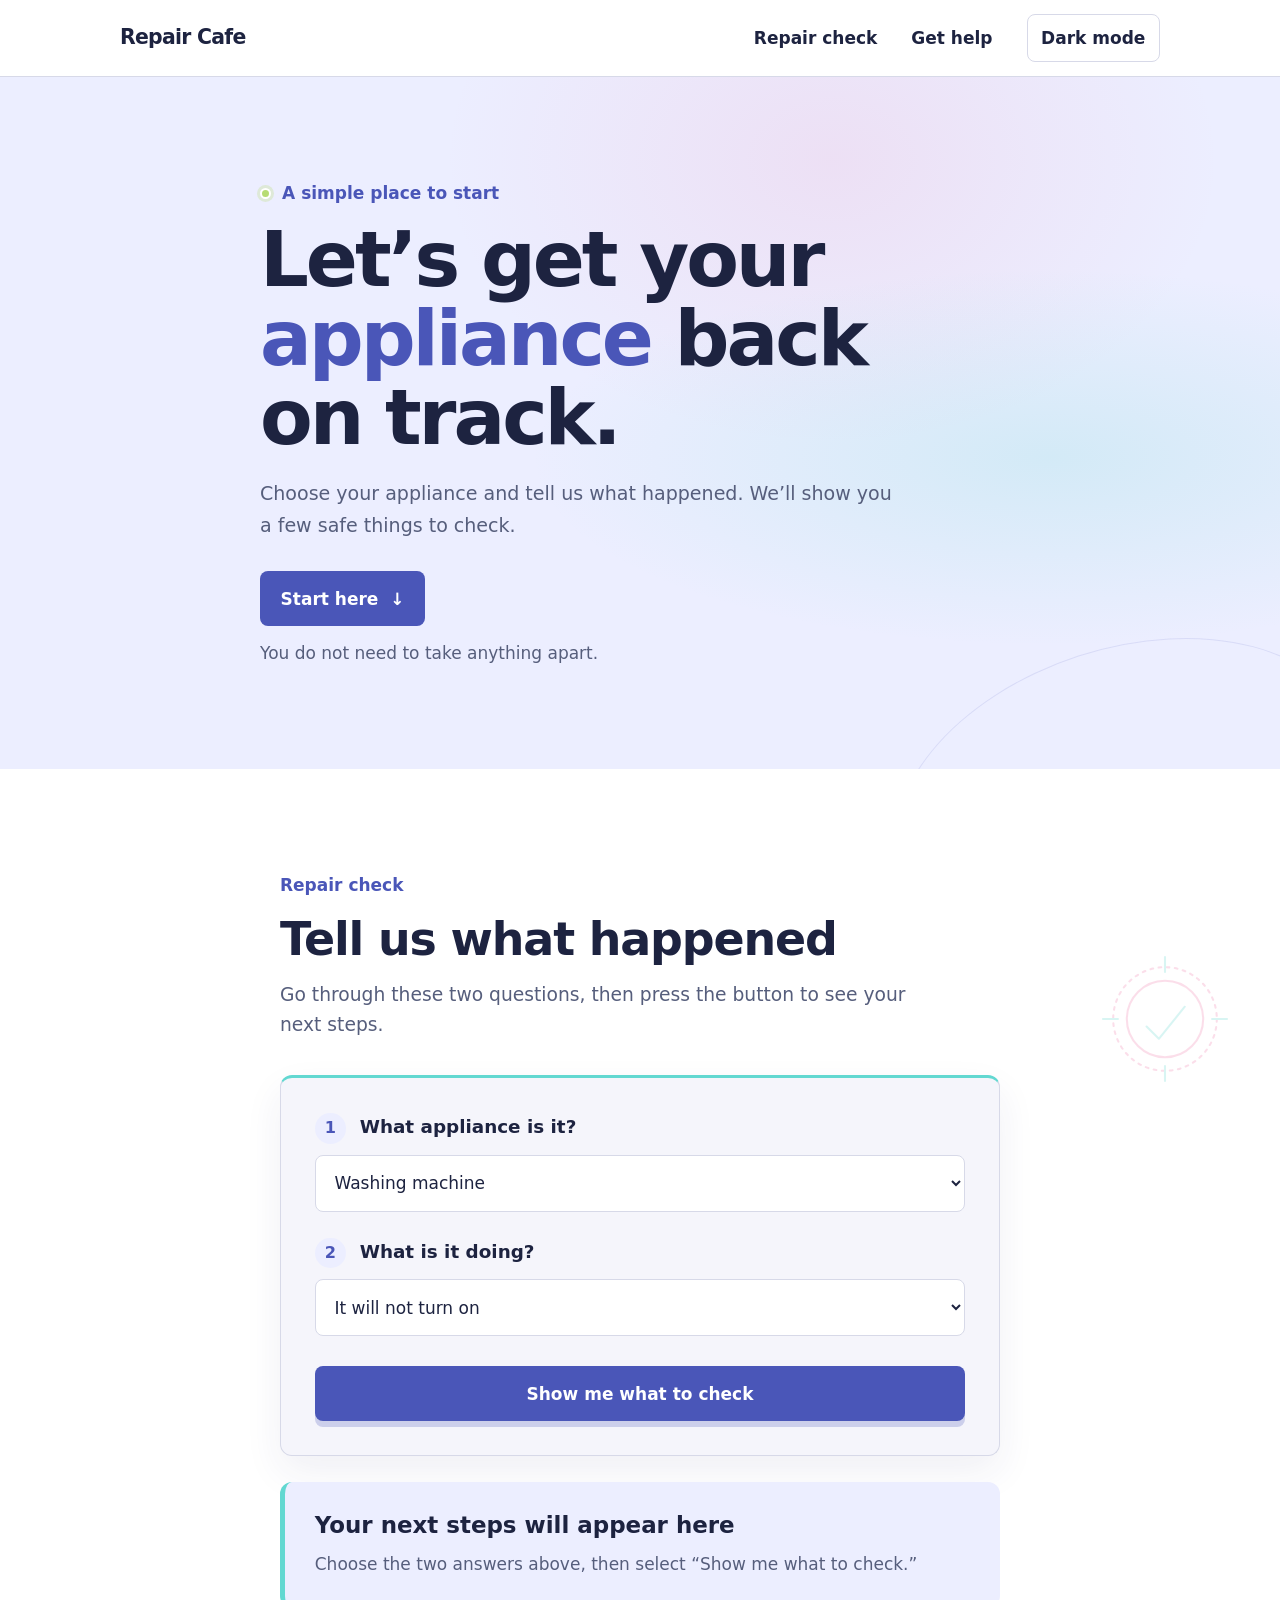
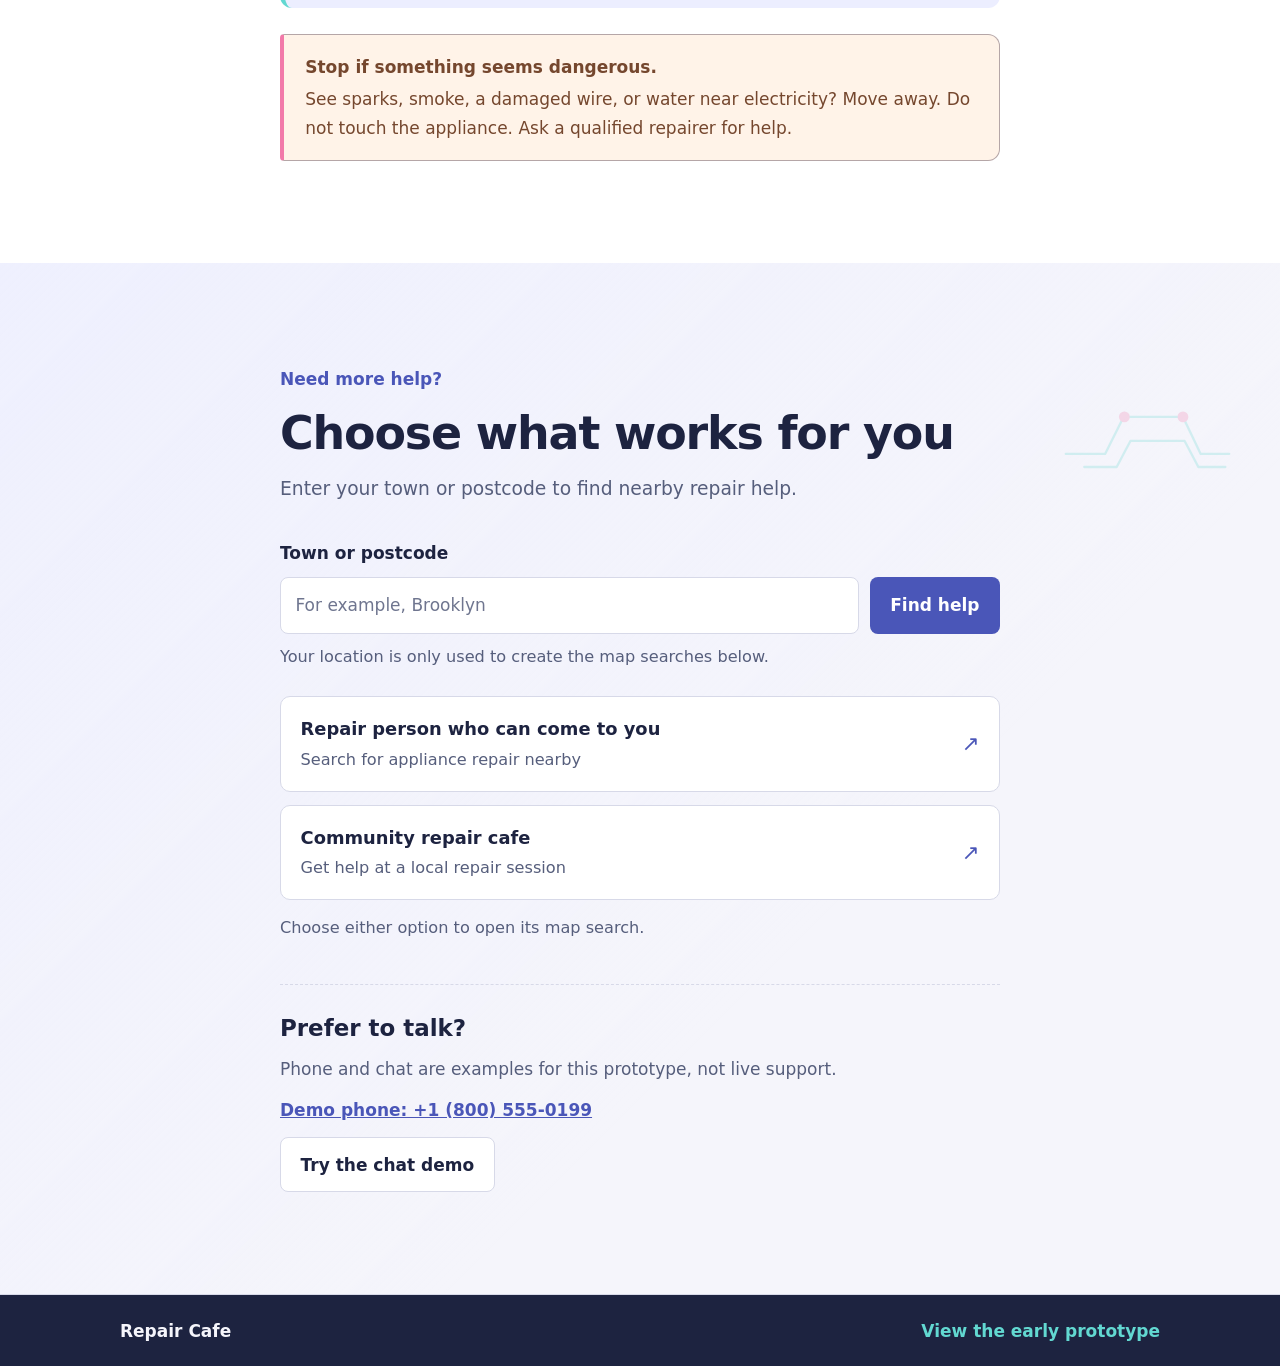
<file: index.html>
<!DOCTYPE html>
<html lang="en">
  <head>
    <meta charset="UTF-8" />
    <meta name="viewport" content="width=device-width, initial-scale=1.0" />
    <meta
      name="description"
      content="Simple, safety-first checks and repair help for your household appliance."
    />
    <meta name="theme-color" content="#f5f5fb" />
    <title>Repair Cafe v3 | Simple help for a broken appliance</title>
    <link rel="stylesheet" href="styles.css?v=3" />
  </head>
  <body>
    <a class="skip-link" href="#main">Skip to content</a>
    <header class="site-header">
      <div class="container header-row">
        <a class="brand" href="#" aria-label="Repair Cafe home">Repair Cafe</a>
        <nav class="main-nav" aria-label="Main navigation">
          <a href="#repair-check">Repair check</a>
          <a href="#support">Get help</a>
          <button class="theme-toggle" id="themeToggle" type="button" aria-pressed="false">Dark mode</button>
        </nav>
      </div>
    </header>

    <main id="main">
      <section class="hero">
        <div class="container hero-content">
          <p class="eyebrow"><span class="status-light" aria-hidden="true"></span> A simple place to start</p>
          <h1>Let’s get your<br /><span>appliance</span> back on track.</h1>
          <p>Choose your appliance and tell us what happened. We’ll show you a few safe things to check.</p>
          <a class="button button-primary" href="#repair-check">Start here <span aria-hidden="true">↓</span></a>
          <p class="hero-note">You do not need to take anything apart.</p>
        </div>
      </section>

      <section class="page-section repair-section" id="repair-check" aria-labelledby="repair-title">
        <svg class="section-ornament repair-ornament scroll-art" viewBox="0 0 220 220" aria-hidden="true">
          <circle cx="110" cy="110" r="76" />
          <circle cx="110" cy="110" r="56" />
          <path d="M110 19v22M110 179v22M19 110h22M179 110h22" />
          <path d="m83 121 18 18 38-47" />
        </svg>
        <div class="container narrow-container">
          <p class="step-label">Repair check</p>
          <h2 id="repair-title">Tell us what happened</h2>
          <p class="section-lead">Go through these two questions, then press the button to see your next steps.</p>

          <form id="repairForm" class="repair-form">
            <div class="form-step">
              <label for="applianceType"><span class="step-number">1</span> What appliance is it?</label>
              <select id="applianceType" name="appliance" required>
                <option value="washing-machine">Washing machine</option>
                <option value="fan">Fan</option>
                <option value="kettle">Kettle</option>
                <option value="vacuum">Vacuum cleaner</option>
                <option value="microwave">Microwave</option>
                <option value="toaster">Toaster</option>
                <option value="fridge">Fridge</option>
                <option value="other">Something else</option>
              </select>
            </div>

            <div class="form-step">
              <label for="issueType"><span class="step-number">2</span> What is it doing?</label>
              <select id="issueType" name="issue" required>
                <option value="no-power">It will not turn on</option>
                <option value="noise">It is making a strange noise</option>
                <option value="hot">It is too hot or smells burnt</option>
                <option value="leak">It is leaking</option>
                <option value="weak">It is not working as well as usual</option>
                <option value="unsure">I am not sure</option>
                <option value="other">Something else</option>
              </select>
            </div>

            <label class="other-issue-field form-step" id="otherIssueField" for="otherIssue" hidden>
              <span>In a few words, what happened?</span>
              <textarea id="otherIssue" name="otherIssue" rows="3" maxlength="300" placeholder="For example: it stops after a few minutes"></textarea>
            </label>

            <button class="button button-primary check-button" type="submit">Show me what to check</button>
          </form>

          <section id="diagnosisResult" class="result-panel" aria-live="polite" aria-atomic="true" aria-labelledby="resultTitle">
            <h3 id="resultTitle">Your next steps will appear here</h3>
            <p>Choose the two answers above, then select “Show me what to check.”</p>
          </section>

          <aside class="safety-note">
            <strong>Stop if something seems dangerous.</strong>
            <p>See sparks, smoke, a damaged wire, or water near electricity? Move away. Do not touch the appliance. Ask a qualified repairer for help.</p>
          </aside>
        </div>
      </section>

      <section class="page-section support-section" id="support" aria-labelledby="support-title">
        <svg class="section-ornament support-ornament scroll-art" viewBox="0 0 240 180" aria-hidden="true">
          <path d="M14 140h51l24-48h77l23 48h37" />
          <path d="M38 157h42l18-34h70l18 34h35" />
          <circle cx="90" cy="92" r="7" />
          <circle cx="166" cy="92" r="7" />
        </svg>
        <div class="container narrow-container">
          <p class="step-label">Need more help?</p>
          <h2 id="support-title">Choose what works for you</h2>
          <p class="section-lead">Enter your town or postcode to find nearby repair help.</p>

          <form id="locationForm" class="location-form">
            <label for="location">Town or postcode</label>
            <div class="location-input">
              <input id="location" name="location" type="text" autocomplete="postal-code" placeholder="For example, Brooklyn" required />
              <button class="button button-primary" type="submit">Find help</button>
            </div>
            <p class="form-hint">Your location is only used to create the map searches below.</p>
          </form>

          <div class="support-options" id="supportResults" aria-live="polite">
            <a class="support-option" data-support="technician" href="https://www.google.com/maps/search/?api=1&query=appliance+repair+technician" target="_blank" rel="noopener noreferrer">
              <span><strong>Repair person who can come to you</strong><small>Search for appliance repair nearby</small></span>
              <span class="option-arrow" aria-hidden="true">↗</span>
            </a>
            <a class="support-option" data-support="cafe" href="https://www.google.com/maps/search/?api=1&query=repair+cafe" target="_blank" rel="noopener noreferrer">
              <span><strong>Community repair cafe</strong><small>Get help at a local repair session</small></span>
              <span class="option-arrow" aria-hidden="true">↗</span>
            </a>
            <p id="supportMessage" class="support-message">Choose either option to open its map search.</p>
          </div>

          <div class="contact-box">
            <h3>Prefer to talk?</h3>
            <p>Phone and chat are examples for this prototype, not live support.</p>
            <a class="phone-link" href="tel:+18005550199">Demo phone: +1 (800) 555-0199</a>
            <button class="button button-secondary" id="openChat" type="button" aria-expanded="false" aria-controls="chatPanel">Try the chat demo</button>
            <section class="chat-panel" id="chatPanel" aria-labelledby="chatTitle" hidden>
              <div class="chat-heading">
                <div><h4 id="chatTitle">Chat demo</h4><p>Replies are simulated; no one is monitoring this chat.</p></div>
                <button id="closeChat" class="chat-close" type="button" aria-label="Close chat">×</button>
              </div>
              <div class="chat-messages" id="chatMessages" aria-live="polite">
                <p class="chat-bubble">Hi. Tell us what is going on and we’ll suggest a next step.</p>
              </div>
              <form id="chatForm" class="chat-form">
                <label class="visually-hidden" for="chatMessage">Your message</label>
                <input id="chatMessage" name="message" type="text" placeholder="Write a message" maxlength="300" required />
                <button class="button button-primary" type="submit">Send</button>
              </form>
            </section>
          </div>
        </div>
      </section>
    </main>

    <footer class="site-footer">
      <div class="container footer-row">
        <span>Repair Cafe</span>
        <a href="prototype.html">View the early prototype</a>
      </div>
    </footer>
    <script src="script.js?v=3"></script>
  </body>
</html>
</file>
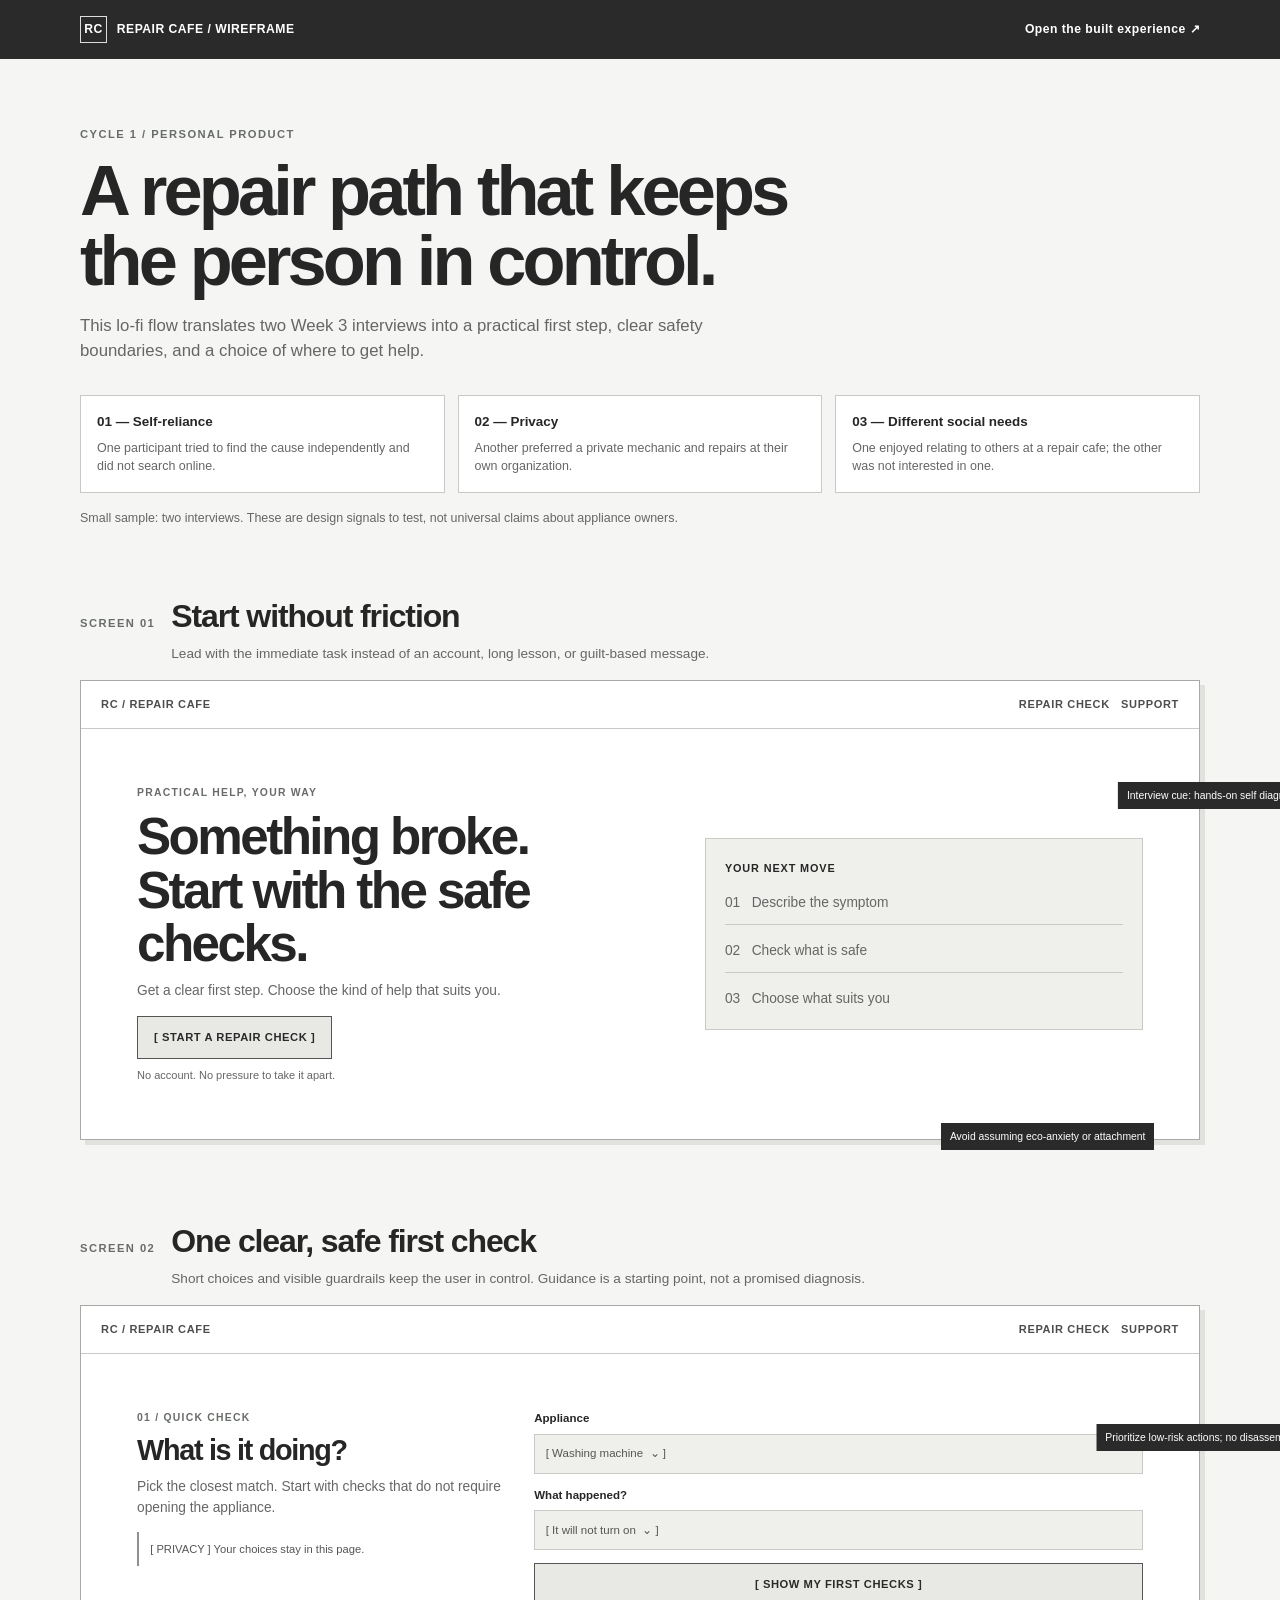
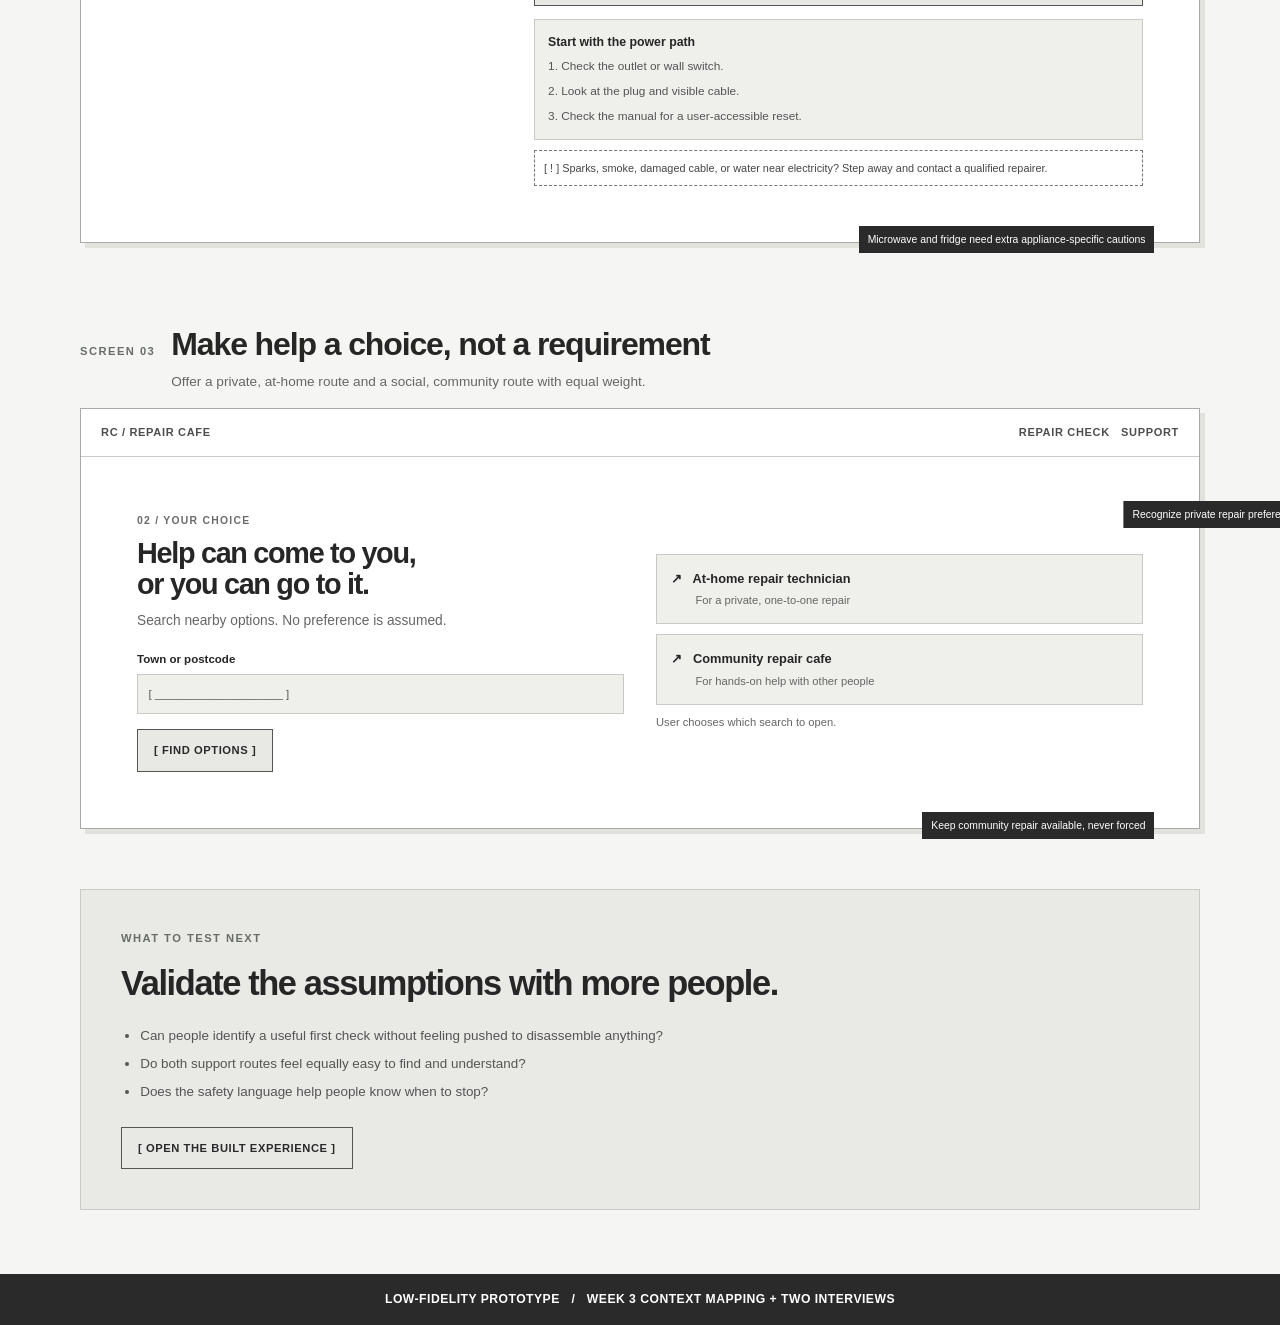
<file: prototype.html>
<!DOCTYPE html>
<html lang="en">
  <head>
    <link rel="icon" href="images/Skeleton.png" />
    <meta charset="UTF-8" />
    <meta name="viewport" content="width=device-width, initial-scale=1.0" />
    <meta name="description" content="Low-fidelity Repair Cafe prototype based on Week 3 context mapping and interviews." />
    <title>Repair Cafe | Lo-fi prototype</title>
    <link rel="stylesheet" href="prototype.css" />
  </head>
  <body>
    <header class="wire-header">
      <a class="wordmark" href="index.html"><span class="mark">RC</span> REPAIR CAFE / WIREFRAME</a>
      <a href="index.html">Open the built experience ↗</a>
    </header>

    <main>
      <section class="research-intro">
        <p class="label">CYCLE 1 / PERSONAL PRODUCT</p>
        <h1>A repair path that keeps the person in control.</h1>
        <p>This lo-fi flow translates two Week 3 interviews into a practical first step, clear safety boundaries, and a choice of where to get help.</p>
        <div class="research-summary">
          <div><strong>01 — Self-reliance</strong><span>One participant tried to find the cause independently and did not search online.</span></div>
          <div><strong>02 — Privacy</strong><span>Another preferred a private mechanic and repairs at their own organization.</span></div>
          <div><strong>03 — Different social needs</strong><span>One enjoyed relating to others at a repair cafe; the other was not interested in one.</span></div>
        </div>
        <p class="caveat">Small sample: two interviews. These are design signals to test, not universal claims about appliance owners.</p>
      </section>

      <section class="wire-section">
        <div class="section-heading">
          <span class="screen-number">SCREEN 01</span>
          <div><h2>Start without friction</h2><p>Lead with the immediate task instead of an account, long lesson, or guilt-based message.</p></div>
        </div>
        <div class="wire-frame">
          <div class="frame-nav"><span>RC / REPAIR CAFE</span><span>REPAIR CHECK &nbsp; SUPPORT</span></div>
          <div class="frame-hero">
            <div>
              <span class="wire-label">PRACTICAL HELP, YOUR WAY</span>
              <h3>Something broke.<br />Start with the safe checks.</h3>
              <p>Get a clear first step. Choose the kind of help that suits you.</p>
              <a class="wire-button" href="#screen-check">[ START A REPAIR CHECK ]</a>
              <small>No account. No pressure to take it apart.</small>
            </div>
            <div class="wire-plan">
              <strong>YOUR NEXT MOVE</strong>
              <p>01 &nbsp; Describe the symptom</p>
              <p>02 &nbsp; Check what is safe</p>
              <p>03 &nbsp; Choose what suits you</p>
            </div>
          </div>
          <span class="annotation annotation-one">Interview cue: hands-on self diagnosis</span>
          <span class="annotation annotation-two">Avoid assuming eco-anxiety or attachment</span>
        </div>
      </section>

      <section class="wire-section" id="screen-check">
        <div class="section-heading">
          <span class="screen-number">SCREEN 02</span>
          <div><h2>One clear, safe first check</h2><p>Short choices and visible guardrails keep the user in control. Guidance is a starting point, not a promised diagnosis.</p></div>
        </div>
        <div class="wire-frame">
          <div class="frame-nav"><span>RC / REPAIR CAFE</span><span>REPAIR CHECK &nbsp; SUPPORT</span></div>
          <div class="wire-content">
            <div class="wire-side">
              <span class="wire-label">01 / QUICK CHECK</span>
              <h3>What is it doing?</h3>
              <p>Pick the closest match. Start with checks that do not require opening the appliance.</p>
              <div class="wire-note">[ PRIVACY ] Your choices stay in this page.</div>
            </div>
            <div class="wire-form">
              <label>Appliance <span>[ Washing machine &nbsp;⌄ ]</span></label>
              <label>What happened? <span>[ It will not turn on &nbsp;⌄ ]</span></label>
              <div class="wire-button full">[ SHOW MY FIRST CHECKS ]</div>
              <div class="wire-result"><strong>Start with the power path</strong><p>1. Check the outlet or wall switch.</p><p>2. Look at the plug and visible cable.</p><p>3. Check the manual for a user-accessible reset.</p></div>
              <div class="wire-warning">[ ! ] Sparks, smoke, damaged cable, or water near electricity? Step away and contact a qualified repairer.</div>
            </div>
          </div>
          <span class="annotation annotation-one">Prioritize low-risk actions; no disassembly steps</span>
          <span class="annotation annotation-two">Microwave and fridge need extra appliance-specific cautions</span>
        </div>
      </section>

      <section class="wire-section">
        <div class="section-heading">
          <span class="screen-number">SCREEN 03</span>
          <div><h2>Make help a choice, not a requirement</h2><p>Offer a private, at-home route and a social, community route with equal weight.</p></div>
        </div>
        <div class="wire-frame">
          <div class="frame-nav"><span>RC / REPAIR CAFE</span><span>REPAIR CHECK &nbsp; SUPPORT</span></div>
          <div class="wire-support">
            <div>
              <span class="wire-label">02 / YOUR CHOICE</span>
              <h3>Help can come to you,<br />or you can go to it.</h3>
              <p>Search nearby options. No preference is assumed.</p>
              <label>Town or postcode <span>[ ____________________ ]</span></label>
              <div class="wire-button">[ FIND OPTIONS ]</div>
            </div>
            <div>
              <div class="wire-option"><strong>↗ &nbsp; At-home repair technician</strong><small>For a private, one-to-one repair</small></div>
              <div class="wire-option"><strong>↗ &nbsp; Community repair cafe</strong><small>For hands-on help with other people</small></div>
              <p class="wire-caption">User chooses which search to open.</p>
            </div>
          </div>
          <span class="annotation annotation-one">Recognize private repair preference</span>
          <span class="annotation annotation-two">Keep community repair available, never forced</span>
        </div>
      </section>

      <section class="validation">
        <p class="label">WHAT TO TEST NEXT</p>
        <h2>Validate the assumptions with more people.</h2>
        <ul>
          <li>Can people identify a useful first check without feeling pushed to disassemble anything?</li>
          <li>Do both support routes feel equally easy to find and understand?</li>
          <li>Does the safety language help people know when to stop?</li>
        </ul>
        <a href="index.html" class="wire-button">[ OPEN THE BUILT EXPERIENCE ]</a>
      </section>
    </main>

    <footer class="wire-footer">LOW-FIDELITY PROTOTYPE &nbsp; / &nbsp; WEEK 3 CONTEXT MAPPING + TWO INTERVIEWS</footer>
  </body>
</html>
</file>
<file: styles.css>
:root {
  color-scheme: light;
  --ink: #26342d;
  --muted: #59675f;
  --paper: #f7f7f2;
  --surface: #ffffff;
  --line: #d7ded7;
  --green: #245846;
  --green-hover: #193f32;
  --soft-green: #edf4ee;
  --warning: #794322;
  --warning-bg: #fff3e9;
  --focus: #ba5c27;
  font-size: 17px;
}

html[data-theme="dark"] {
  color-scheme: dark;
  --ink: #edf3ee;
  --muted: #bdc9c1;
  --paper: #19221e;
  --surface: #242f29;
  --line: #405047;
  --green: #acd7ba;
  --green-hover: #c1e6cd;
  --soft-green: #2a3a31;
  --warning: #ffcfad;
  --warning-bg: #493328;
  --focus: #f0ad83;
}

* {
  box-sizing: border-box;
}

html {
  scroll-behavior: smooth;
  scroll-padding-top: 6rem;
}

body {
  margin: 0;
  background: var(--paper);
  color: var(--ink);
  font-family: Inter, ui-sans-serif, system-ui, -apple-system, BlinkMacSystemFont, "Segoe UI", sans-serif;
  line-height: 1.65;
}

a {
  color: inherit;
}

button,
input,
select,
textarea {
  font: inherit;
}

button,
a,
input,
select,
textarea {
  -webkit-tap-highlight-color: transparent;
}

:focus-visible {
  outline: 3px solid var(--focus);
  outline-offset: 3px;
}

.container {
  width: min(100% - 2.5rem, 1040px);
  margin-inline: auto;
}

.narrow-container {
  width: min(100% - 2.5rem, 720px);
}

.skip-link {
  position: absolute;
  top: -5rem;
  left: 1rem;
  z-index: 20;
  padding: 0.7rem 1rem;
  background: var(--ink);
  color: var(--paper);
}

.skip-link:focus {
  top: 1rem;
}

.site-header {
  position: sticky;
  z-index: 5;
  top: 0;
  border-bottom: 1px solid var(--line);
  background: var(--surface);
}

.header-row,
.main-nav,
.footer-row {
  display: flex;
  align-items: center;
}

.header-row {
  min-height: 76px;
  justify-content: space-between;
  gap: 1.5rem;
}

.brand {
  color: var(--ink);
  font-size: 1.2rem;
  font-weight: 750;
  text-decoration: none;
}

.main-nav {
  gap: clamp(1rem, 3vw, 2rem);
}

.main-nav a,
.footer-row a {
  font-weight: 600;
  text-decoration: none;
}

.main-nav a:hover,
.footer-row a:hover {
  text-decoration: underline;
  text-underline-offset: 0.2em;
}

.theme-toggle {
  min-height: 2.8rem;
  border: 1px solid var(--line);
  border-radius: 8px;
  padding: 0.5rem 0.8rem;
  background: var(--surface);
  color: var(--ink);
  cursor: pointer;
  font-weight: 650;
}

.hero {
  padding: clamp(4rem, 9vw, 7rem) 0;
  background: var(--soft-green);
}

.hero-content {
  max-width: 760px;
}

.eyebrow,
.step-label {
  margin: 0 0 0.75rem;
  color: var(--green);
  font-size: 1rem;
  font-weight: 700;
}

h1,
h2,
h3,
h4,
p {
  margin-top: 0;
}

h1,
h2,
h3,
h4 {
  line-height: 1.2;
}

h1 {
  max-width: 700px;
  margin-bottom: 1.25rem;
  font-size: clamp(2.5rem, 7vw, 4.5rem);
  letter-spacing: -0.04em;
}

.hero-content > p:not(.eyebrow, .hero-note) {
  max-width: 640px;
  margin-bottom: 1.75rem;
  color: var(--muted);
  font-size: 1.2rem;
}

.button {
  display: inline-flex;
  min-height: 3.25rem;
  align-items: center;
  justify-content: center;
  gap: 0.7rem;
  border: 1px solid transparent;
  border-radius: 8px;
  padding: 0.7rem 1.15rem;
  cursor: pointer;
  font-weight: 700;
  text-align: center;
  text-decoration: none;
}

.button-primary {
  background: var(--green);
  color: #ffffff;
}

html[data-theme="dark"] .button-primary {
  color: #19221e;
}

.button-primary:hover {
  background: var(--green-hover);
}

.hero-note {
  margin: 0.75rem 0 0;
  color: var(--muted);
}

.page-section {
  padding: clamp(3.5rem, 8vw, 6rem) 0;
}

.repair-section {
  background: var(--surface);
}

.page-section h2 {
  margin-bottom: 0.75rem;
  font-size: clamp(2rem, 4vw, 2.7rem);
  letter-spacing: -0.025em;
}

.section-lead {
  max-width: 650px;
  margin-bottom: 2rem;
  color: var(--muted);
  font-size: 1.1rem;
}

.repair-form {
  display: grid;
  gap: 1.5rem;
  border: 1px solid var(--line);
  border-radius: 12px;
  padding: clamp(1.25rem, 4vw, 2rem);
  background: var(--paper);
}

.form-step {
  display: grid;
  gap: 0.65rem;
}

.form-step > span,
.form-step > label,
.form-step > span:first-child,
.form-step > label:first-child {
  color: var(--ink);
  font-size: 1.08rem;
  font-weight: 700;
}

.form-step label,
.repair-form > label {
  color: var(--ink);
  font-weight: 700;
}

.step-number {
  display: inline-grid;
  width: 1.8rem;
  height: 1.8rem;
  margin-right: 0.45rem;
  place-items: center;
  border-radius: 50%;
  background: var(--soft-green);
  color: var(--green);
  font-size: 0.95rem;
  vertical-align: middle;
}

select,
input,
textarea {
  width: 100%;
  min-height: 3.35rem;
  border: 1px solid var(--line);
  border-radius: 8px;
  padding: 0.75rem 0.85rem;
  background: var(--surface);
  color: var(--ink);
  font-size: 1rem;
}

textarea {
  min-height: 6.5rem;
  resize: vertical;
}

input::placeholder,
textarea::placeholder {
  color: var(--muted);
  opacity: 0.85;
}

.check-button {
  width: 100%;
  margin-top: 0.25rem;
}

.result-panel {
  margin-top: 1.5rem;
  border-left: 5px solid var(--green);
  border-radius: 0 10px 10px 0;
  padding: clamp(1.25rem, 4vw, 1.75rem);
  background: var(--soft-green);
}

.result-panel h3 {
  margin-bottom: 0.65rem;
  font-size: 1.35rem;
}

.result-panel > p {
  margin-bottom: 0;
  color: var(--muted);
}

.result-heading {
  margin-bottom: 0.75rem !important;
}

.issue-description {
  margin: 0 0 1rem !important;
  color: var(--muted);
}

.check-list {
  display: grid;
  gap: 0.8rem;
  margin: 0;
  padding-left: 1.5rem;
  font-size: 1rem;
}

.check-list li {
  padding-left: 0.25rem;
}

.appliance-caution {
  margin: 1rem 0 0 !important;
  border-top: 1px solid var(--line);
  padding-top: 1rem;
  color: var(--warning) !important;
  font-weight: 650;
}

.safety-note {
  margin-top: 1.5rem;
  border: 1px solid color-mix(in srgb, var(--warning) 35%, var(--line));
  border-radius: 10px;
  padding: 1.1rem 1.25rem;
  background: var(--warning-bg);
  color: var(--warning);
}

.safety-note strong {
  display: block;
  margin-bottom: 0.25rem;
}

.safety-note p {
  margin: 0;
}

.location-form {
  display: grid;
  gap: 0.6rem;
  margin-bottom: 1.5rem;
}

.location-form > label {
  font-weight: 700;
}

.location-input {
  display: grid;
  grid-template-columns: minmax(0, 1fr) auto;
  gap: 0.65rem;
}

.location-input .button {
  min-width: 130px;
}

.form-hint {
  margin: 0;
  color: var(--muted);
  font-size: 0.95rem;
}

.support-options {
  display: grid;
  gap: 0.75rem;
}

.support-option {
  display: flex;
  min-height: 5.3rem;
  align-items: center;
  justify-content: space-between;
  gap: 1rem;
  border: 1px solid var(--line);
  border-radius: 10px;
  padding: 1rem 1.15rem;
  background: var(--surface);
  text-decoration: none;
}

.support-option:hover {
  border-color: var(--green);
  background: var(--soft-green);
}

.support-option strong,
.support-option small {
  display: block;
}

.support-option strong {
  font-size: 1.05rem;
}

.support-option small {
  margin-top: 0.2rem;
  color: var(--muted);
  font-size: 0.95rem;
}

.option-arrow {
  color: var(--green);
  font-size: 1.25rem;
}

.support-message {
  margin: 0.15rem 0 0;
  color: var(--muted);
  font-size: 0.95rem;
}

.contact-box {
  display: grid;
  justify-items: start;
  gap: 0.75rem;
  margin-top: 2.5rem;
  border-top: 1px solid var(--line);
  padding-top: 1.75rem;
}

.contact-box h3,
.contact-box p {
  margin: 0;
}

.contact-box h3 {
  font-size: 1.35rem;
}

.contact-box p {
  color: var(--muted);
}

.phone-link {
  color: var(--green);
  font-weight: 700;
}

.button-secondary {
  border-color: var(--line);
  background: var(--surface);
  color: var(--ink);
}

.button-secondary:hover {
  border-color: var(--green);
  background: var(--soft-green);
}

.chat-panel[hidden],
.other-issue-field[hidden] {
  display: none;
}

.chat-panel {
  width: 100%;
  border: 1px solid var(--line);
  border-radius: 10px;
  background: var(--surface);
}

.chat-heading {
  display: flex;
  align-items: start;
  justify-content: space-between;
  gap: 1rem;
  border-bottom: 1px solid var(--line);
  padding: 1rem;
}

.chat-heading h4 {
  margin: 0;
  font-size: 1.1rem;
}

.chat-heading p {
  margin: 0.3rem 0 0;
  font-size: 0.9rem;
}

.chat-close {
  border: 0;
  background: transparent;
  color: var(--ink);
  cursor: pointer;
  font-size: 1.5rem;
  line-height: 1;
}

.chat-messages {
  display: grid;
  gap: 0.7rem;
  padding: 1rem;
}

.chat-bubble {
  width: fit-content;
  max-width: 90%;
  margin: 0;
  border-radius: 10px 10px 10px 3px;
  padding: 0.7rem 0.85rem;
  background: var(--soft-green);
}

.chat-bubble-user {
  justify-self: end;
  border-radius: 10px 10px 3px 10px;
  background: var(--green);
  color: #ffffff;
}

html[data-theme="dark"] .chat-bubble-user {
  color: #19221e;
}

.chat-form {
  display: grid;
  grid-template-columns: minmax(0, 1fr) auto;
  gap: 0.6rem;
  border-top: 1px solid var(--line);
  padding: 0.75rem;
}

.chat-form .button {
  min-height: 3rem;
}

.visually-hidden {
  position: absolute;
  width: 1px;
  height: 1px;
  overflow: hidden;
  clip: rect(0, 0, 0, 0);
  white-space: nowrap;
  clip-path: inset(50%);
}

.site-footer {
  border-top: 1px solid var(--line);
  padding: 1.25rem 0;
  background: var(--surface);
}

.footer-row {
  justify-content: space-between;
  gap: 1rem;
  color: var(--muted);
}

.footer-row span {
  color: var(--ink);
  font-weight: 700;
}

@media (max-width: 600px) {
  :root {
    font-size: 16px;
  }

  .container,
  .narrow-container {
    width: min(100% - 2rem, 720px);
  }

  .header-row {
    min-height: 70px;
    flex-wrap: wrap;
    gap: 0.75rem;
    padding-block: 0.65rem;
  }

  .main-nav {
    width: 100%;
    justify-content: space-between;
    gap: 0.6rem;
  }

  .theme-toggle {
    min-height: 2.6rem;
  }

  .hero {
    padding-block: 3.5rem;
  }

  .location-input {
    grid-template-columns: 1fr;
  }

  .location-input .button {
    width: 100%;
  }

  .footer-row {
    align-items: flex-start;
    flex-direction: column;
  }
}

@media (prefers-reduced-motion: reduce) {
  *,
  *::before,
  *::after {
    scroll-behavior: auto !important;
    transition-duration: 0.01ms !important;
  }
}

:root {
  --paper: #f5f5fb;
  --surface: #ffffff;
  --ink: #1d2340;
  --muted: #565e7c;
  --line: #d7d9e8;
  --green: #4a56b8;
  --green-hover: #37419b;
  --soft-green: #eceeff;
  --warning: #75472e;
  --warning-bg: #fff3e8;
  --focus: #e35f9b;
  --neon-pink: #f279a9;
  --neon-cyan: #62d8d1;
  --neon-lime: #b7dc72;
}

html[data-theme="dark"] {
  --paper: #111429;
  --surface: #191e3b;
  --ink: #f2f3ff;
  --muted: #c1c6e4;
  --line: #363d65;
  --green: #91a0ff;
  --green-hover: #b0baff;
  --soft-green: #22294e;
  --warning: #ffd0a8;
  --warning-bg: #3b2b35;
  --focus: #ff9fca;
  --neon-pink: #ff8cbb;
  --neon-cyan: #73eee3;
  --neon-lime: #d2f28b;
}

.brand {
  gap: 0.6rem;
  letter-spacing: -0.035em;
}

.main-nav a {
  transition: color 160ms ease;
}

.hero {
  position: relative;
  overflow: hidden;
  padding-block: clamp(3.75rem, 8vw, 6rem);
  background:
    radial-gradient(ellipse at 82% 55%, rgba(98, 216, 209, 0.18), transparent 35%),
    radial-gradient(ellipse at 65% 12%, rgba(242, 121, 169, 0.12), transparent 33%),
    var(--soft-green);
}

.hero::after {
  position: absolute;
  right: -5rem;
  bottom: -11rem;
  width: 28rem;
  height: 18rem;
  border: 1px solid rgba(74, 86, 184, 0.12);
  border-radius: 50%;
  content: "";
  pointer-events: none;
  transform: rotate(-18deg);
}

html[data-theme="dark"] .hero {
  background:
    radial-gradient(ellipse at 82% 55%, rgba(115, 238, 227, 0.13), transparent 35%),
    radial-gradient(ellipse at 65% 12%, rgba(255, 140, 187, 0.1), transparent 33%),
    var(--soft-green);
}

.hero-content {
  position: relative;
  z-index: 1;
  max-width: 760px;
  margin-inline: auto;
}

.hero-content h1 {
  font-size: clamp(2.7rem, 6vw, 4.7rem);
  line-height: 1.03;
}

.hero-content h1 span {
  color: var(--green);
}

.hero-content > p:not(.eyebrow, .hero-note) {
  font-size: 1.12rem;
  line-height: 1.65;
}

.eyebrow {
  display: flex;
  align-items: center;
  gap: 0.65rem;
  color: var(--green);
}

.status-light {
  width: 0.65rem;
  height: 0.65rem;
  border: 2px solid var(--surface);
  border-radius: 50%;
  background: var(--neon-lime);
  box-shadow: 0 0 0 3px color-mix(in srgb, var(--neon-lime) 28%, transparent);
}

.page-section {
  position: relative;
  overflow: hidden;
}

.repair-section {
  background: var(--surface);
}

.repair-form {
  border-top: 3px solid var(--neon-cyan);
  box-shadow: 0 16px 38px rgba(39, 49, 111, 0.07);
}

.step-number {
  background: var(--soft-green);
}

.check-button {
  box-shadow: 0 6px 0 color-mix(in srgb, var(--green) 24%, transparent);
  transition: transform 160ms ease, box-shadow 160ms ease, background-color 160ms ease;
}

.check-button:hover {
  transform: translateY(2px);
  box-shadow: 0 4px 0 color-mix(in srgb, var(--green) 24%, transparent);
}

.result-panel {
  border-left-color: var(--neon-cyan);
  border-radius: 12px;
}

.safety-note {
  border-left: 4px solid var(--neon-pink);
  border-radius: 4px 12px 12px 4px;
}

.support-section {
  background:
    linear-gradient(135deg, color-mix(in srgb, var(--soft-green) 72%, transparent), transparent 64%),
    var(--paper);
}

.support-option {
  transition: transform 180ms ease, border-color 180ms ease, box-shadow 180ms ease;
}

.support-option:hover {
  transform: translateX(4px);
  box-shadow: 0 8px 18px rgba(39, 49, 111, 0.08);
}

.section-ornament {
  position: absolute;
  z-index: 0;
  right: max(1rem, calc((100vw - 1200px) / 2));
  width: 150px;
  fill: none;
  opacity: 0.24;
  pointer-events: none;
  stroke: var(--neon-pink);
  stroke-width: 3;
  stroke-linecap: round;
  stroke-linejoin: round;
}

.repair-ornament {
  top: 16%;
}

.repair-ornament circle:first-child {
  stroke-dasharray: 4 8;
}

.repair-ornament path {
  stroke: var(--neon-cyan);
}

.support-ornament {
  top: 8%;
  width: 185px;
  stroke: var(--neon-cyan);
}

.support-ornament circle {
  fill: var(--neon-pink);
  stroke: none;
}

.narrow-container {
  position: relative;
  z-index: 1;
}

.contact-box {
  border-top-style: dashed;
}

.site-footer {
  background: var(--ink);
  color: var(--paper);
}

.footer-row span {
  color: var(--paper);
}

.footer-row a {
  color: var(--neon-cyan);
}

.scroll-art {
  opacity: 1;
  transform: translateY(0);
}

.has-scroll-effects .scroll-art {
  opacity: 0;
  transform: translateY(22px) scale(0.97);
  transition: opacity 650ms ease, transform 850ms cubic-bezier(0.2, 0.7, 0.2, 1);
}

.has-scroll-effects .scroll-art.is-visible {
  opacity: 1;
  transform: translateY(0) scale(1);
}

.has-scroll-effects .repair-ornament.is-visible {
  animation: ornament-arrive 900ms cubic-bezier(0.2, 0.7, 0.2, 1) both;
}

.has-scroll-effects .support-ornament.is-visible {
  animation: ornament-arrive 900ms 100ms cubic-bezier(0.2, 0.7, 0.2, 1) both;
}

@keyframes ornament-arrive {
  from { opacity: 0; transform: translateX(14px) rotate(8deg); }
  to { opacity: 0.24; transform: translateX(0) rotate(0); }
}

@media (max-width: 900px) {
  .section-ornament {
    display: none;
  }
}

@media (max-width: 760px) {
  .hero-content h1 {
    font-size: clamp(2.55rem, 10vw, 4.2rem);
  }
}

@media (prefers-reduced-motion: reduce) {
  .has-scroll-effects .scroll-art,
  .has-scroll-effects .scroll-art.is-visible {
    opacity: 1;
    transform: none;
    transition: none;
  }

  .has-scroll-effects .repair-ornament.is-visible,
  .has-scroll-effects .support-ornament.is-visible {
    animation: none;
  }
}
</file>
<file: prototype.css>
:root {
  --ink: #262626;
  --muted: #666;
  --paper: #f5f5f3;
  --line: #c9c9c5;
  --wire: #efefec;
  --accent: #686d68;
}

* {
  box-sizing: border-box;
}

html {
  scroll-behavior: smooth;
}

body {
  margin: 0;
  background: var(--paper);
  color: var(--ink);
  font-family: Arial, Helvetica, sans-serif;
  line-height: 1.5;
}

a {
  color: inherit;
}

.wire-header,
.wire-footer {
  padding: 1rem max(calc((100vw - 1120px) / 2), 1.5rem);
  background: #292a29;
  color: white;
  font-size: 0.76rem;
  font-weight: 700;
  letter-spacing: 0.04em;
}

.wire-header {
  display: flex;
  align-items: center;
  justify-content: space-between;
  gap: 1rem;
}

.wire-header a,
.wire-button {
  text-decoration: none;
}

.wordmark {
  display: flex;
  align-items: center;
  gap: 0.6rem;
}

.mark {
  display: grid;
  width: 1.7rem;
  aspect-ratio: 1;
  place-items: center;
  border: 1px solid #ddd;
}

.research-intro,
.wire-section,
.validation {
  width: min(1120px, calc(100% - 3rem));
  margin-inline: auto;
}

.research-intro {
  padding: 4.2rem 0 3rem;
}

.label,
.screen-number {
  color: var(--accent);
  font-size: 0.7rem;
  font-weight: 800;
  letter-spacing: 0.13em;
}

h1,
h2,
h3,
p {
  margin-top: 0;
}

.research-intro h1 {
  max-width: 760px;
  margin: 0.8rem 0 1rem;
  font-size: clamp(2.5rem, 6vw, 4.4rem);
  letter-spacing: -0.055em;
  line-height: 1;
}

.research-intro > p:not(.label, .caveat) {
  max-width: 700px;
  color: var(--muted);
  font-size: 1.05rem;
}

.research-summary {
  display: grid;
  grid-template-columns: repeat(3, 1fr);
  gap: 0.8rem;
  margin-top: 2rem;
}

.research-summary div {
  display: grid;
  gap: 0.4rem;
  border: 1px solid var(--line);
  padding: 1rem;
  background: white;
}

.research-summary strong {
  font-size: 0.84rem;
}

.research-summary span,
.caveat {
  color: var(--muted);
  font-size: 0.78rem;
}

.caveat {
  margin: 1rem 0 0;
}

.wire-section {
  padding: 1rem 0 3.8rem;
}

.section-heading {
  display: flex;
  align-items: baseline;
  gap: 1rem;
  margin-bottom: 1rem;
}

.screen-number {
  flex: 0 0 auto;
}

.section-heading h2 {
  margin-bottom: 0.25rem;
  font-size: clamp(1.45rem, 3vw, 2rem);
  letter-spacing: -0.035em;
}

.section-heading p {
  margin: 0;
  color: var(--muted);
  font-size: 0.85rem;
}

.wire-frame {
  position: relative;
  border: 1px solid #a9aaa6;
  background: white;
  box-shadow: 5px 5px 0 #e1e1dd;
}

.frame-nav {
  display: flex;
  justify-content: space-between;
  gap: 1rem;
  border-bottom: 1px solid var(--line);
  padding: 0.95rem 1.25rem;
  color: #4d4e4b;
  font-size: 0.69rem;
  font-weight: 800;
  letter-spacing: 0.06em;
}

.frame-hero,
.wire-content,
.wire-support {
  display: grid;
  grid-template-columns: 1.1fr 0.9fr;
  gap: 2rem;
  padding: clamp(1.5rem, 5vw, 3.5rem);
}

.frame-hero {
  align-items: center;
  min-height: 330px;
}

.wire-label {
  display: block;
  margin-bottom: 0.6rem;
  color: var(--accent);
  font-size: 0.65rem;
  font-weight: 800;
  letter-spacing: 0.12em;
}

.frame-hero h3 {
  margin-bottom: 0.7rem;
  font-size: clamp(1.8rem, 4vw, 3.3rem);
  letter-spacing: -0.05em;
  line-height: 1.04;
}

.frame-hero p,
.wire-side p,
.wire-support p {
  max-width: 400px;
  color: var(--muted);
  font-size: 0.86rem;
}

.wire-button {
  display: inline-block;
  border: 1px solid #555;
  padding: 0.75rem 1rem;
  background: #e8e8e5;
  color: #292a29;
  font-size: 0.7rem;
  font-weight: 800;
  letter-spacing: 0.05em;
}

.frame-hero small {
  display: block;
  margin-top: 0.5rem;
  color: var(--muted);
  font-size: 0.69rem;
}

.wire-plan {
  border: 1px solid var(--line);
  padding: 1.2rem;
  background: var(--wire);
  font-size: 0.8rem;
}

.wire-plan > strong {
  font-size: 0.68rem;
  letter-spacing: 0.08em;
}

.wire-plan p {
  margin: 1rem 0 0;
  border-bottom: 1px solid var(--line);
  padding-bottom: 0.65rem;
}

.wire-plan p:last-child {
  border: 0;
  padding-bottom: 0;
}

.annotation {
  position: absolute;
  z-index: 1;
  padding: 0.35rem 0.55rem;
  background: #292a29;
  color: white;
  font-size: 0.65rem;
}

.annotation-one {
  top: 22%;
  right: -1rem;
  transform: translateX(50%);
}

.annotation-two {
  right: 4%;
  bottom: -0.7rem;
}

.wire-content {
  grid-template-columns: 0.75fr 1.25fr;
}

.wire-side h3,
.wire-support h3 {
  margin-bottom: 0.65rem;
  font-size: 1.8rem;
  letter-spacing: -0.045em;
  line-height: 1.08;
}

.wire-note {
  border-left: 2px solid #8e918c;
  padding: 0.55rem 0.7rem;
  color: #555;
  font-size: 0.7rem;
}

.wire-form label,
.wire-support label {
  display: grid;
  gap: 0.4rem;
  margin-bottom: 0.8rem;
  font-size: 0.72rem;
  font-weight: 700;
}

.wire-form label span,
.wire-support label span {
  display: block;
  border: 1px solid var(--line);
  padding: 0.65rem;
  background: var(--wire);
  color: #555;
  font-weight: 400;
}

.wire-button.full {
  display: block;
  margin-top: 0.8rem;
  text-align: center;
}

.wire-result {
  margin-top: 0.8rem;
  border: 1px solid var(--line);
  padding: 0.8rem;
  background: var(--wire);
  font-size: 0.77rem;
}

.wire-result p {
  margin: 0.45rem 0 0;
  color: #555;
  font-size: 0.74rem;
}

.wire-warning {
  margin-top: 0.65rem;
  border: 1px dashed #777;
  padding: 0.55rem;
  color: #454545;
  font-size: 0.68rem;
}

.wire-support {
  grid-template-columns: 1fr 1fr;
  align-items: center;
  min-height: 300px;
}

.wire-support label {
  margin-top: 1.2rem;
}

.wire-support .wire-button {
  margin-top: 0.1rem;
}

.wire-option {
  border: 1px solid var(--line);
  padding: 0.9rem;
  background: var(--wire);
}

.wire-option + .wire-option {
  margin-top: 0.6rem;
}

.wire-option strong,
.wire-option small {
  display: block;
}

.wire-option strong {
  font-size: 0.8rem;
}

.wire-option small {
  margin: 0.25rem 0 0 1.5rem;
  color: var(--muted);
  font-size: 0.7rem;
}

.wire-support .wire-caption {
  margin: 0.6rem 0 0;
  font-size: 0.7rem;
}

.validation {
  margin-bottom: 4rem;
  border: 1px solid var(--line);
  padding: clamp(1.5rem, 4vw, 2.5rem);
  background: #e9e9e6;
}

.validation h2 {
  margin: 0.3rem 0 1rem;
  font-size: clamp(1.5rem, 3vw, 2.15rem);
  letter-spacing: -0.04em;
}

.validation ul {
  display: grid;
  gap: 0.5rem;
  margin-bottom: 1.5rem;
  padding-left: 1.2rem;
  color: #555;
  font-size: 0.84rem;
}

.wire-footer {
  text-align: center;
}

@media (max-width: 760px) {
  .research-summary {
    grid-template-columns: 1fr;
  }

  .frame-hero,
  .wire-content,
  .wire-support {
    grid-template-columns: 1fr;
  }

  .frame-hero {
    gap: 1.5rem;
  }

  .annotation-one {
    top: auto;
    right: 1rem;
    bottom: 0.7rem;
    transform: none;
  }

  .annotation-two {
    display: none;
  }
}

@media (max-width: 520px) {
  .wire-header {
    align-items: flex-start;
    flex-direction: column;
  }

  .research-intro,
  .wire-section,
  .validation {
    width: calc(100% - 2rem);
  }

  .section-heading {
    display: block;
  }

  .frame-nav {
    font-size: 0.58rem;
  }
}
</file>
